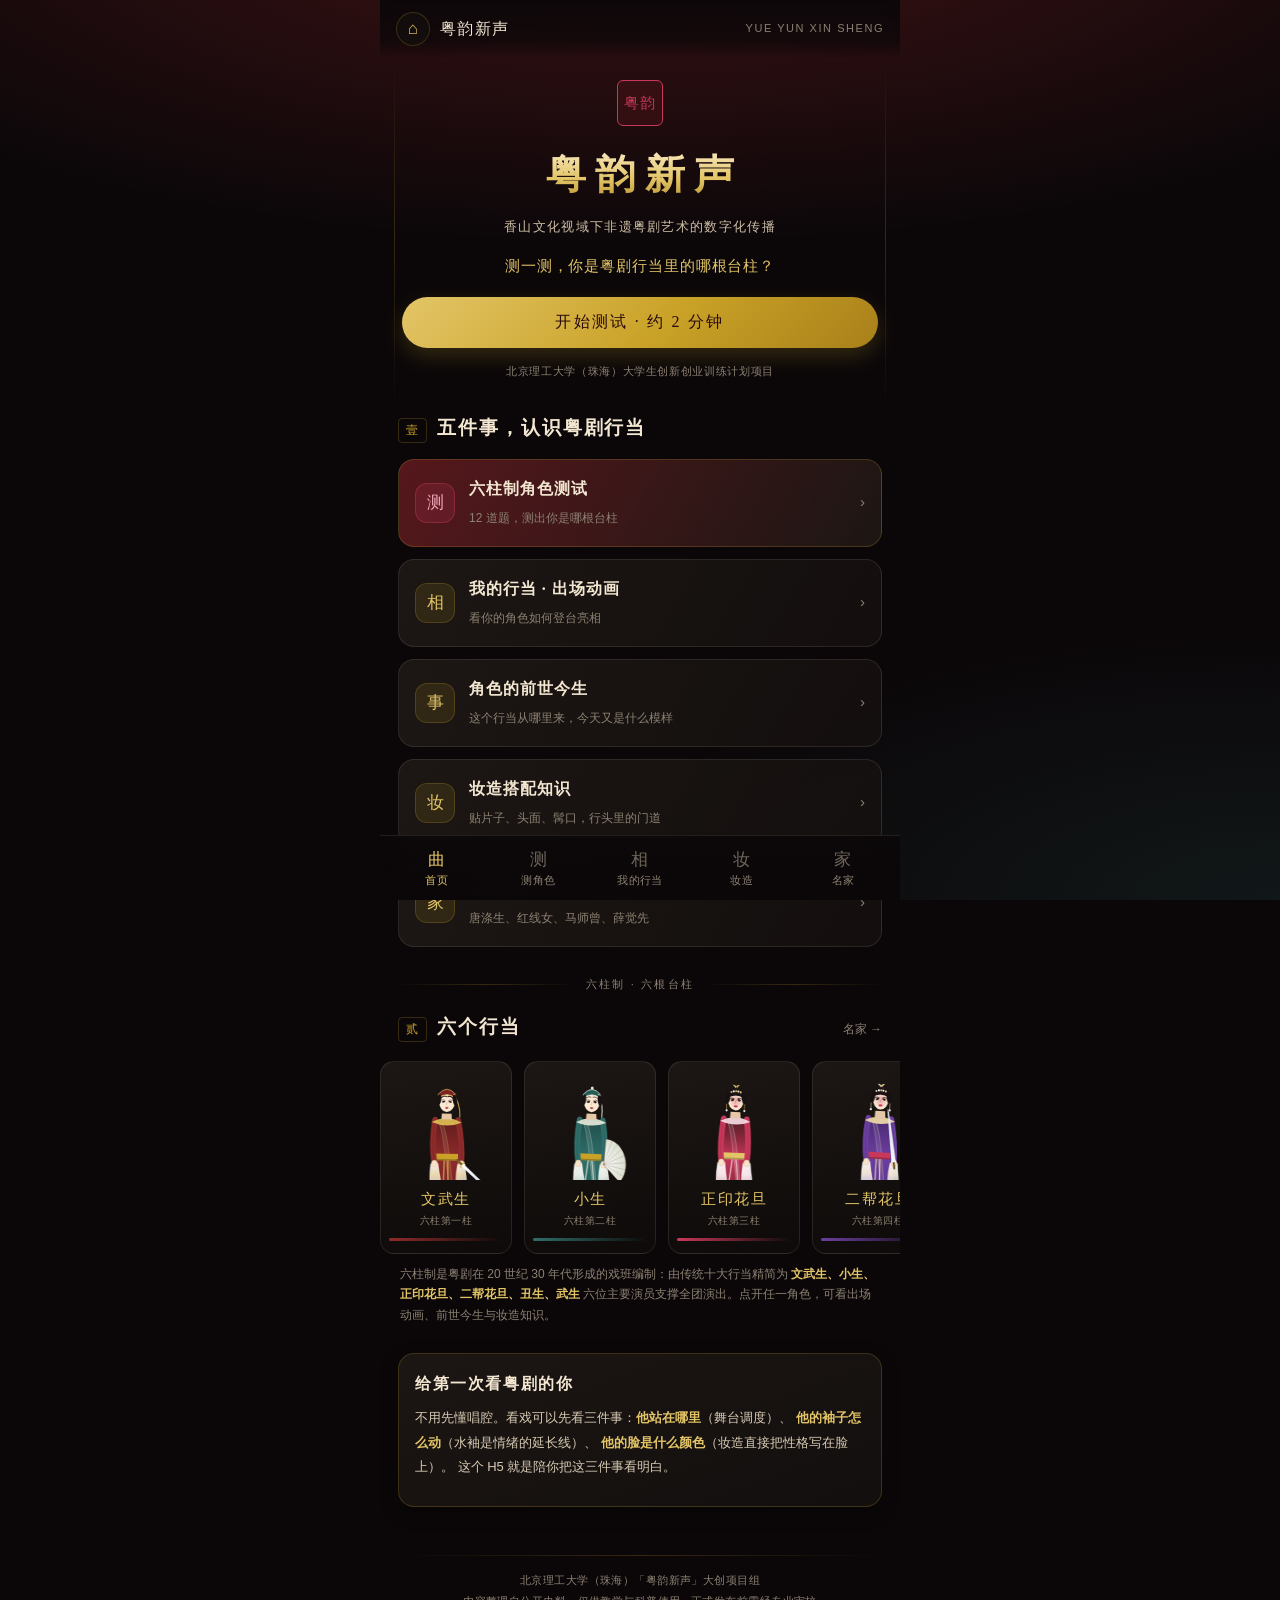
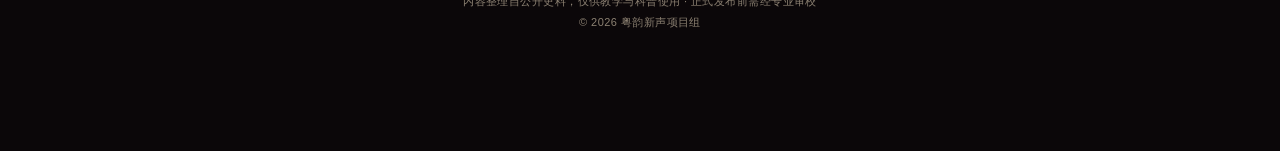
<file: index.html>
<!DOCTYPE html>
<html lang="zh-CN">
<head>
<meta charset="UTF-8">
<meta name="viewport" content="width=device-width, initial-scale=1.0, maximum-scale=1.0, user-scalable=no, viewport-fit=cover">
<meta name="theme-color" content="#0B0709">
<meta name="format-detection" content="telephone=no">
<meta name="description" content="粤韵新声 · 粤剧行当六柱制角色测试与互动科普 H5">
<title>粤韵新声 · 粤剧行当互动 H5</title>
<link rel="stylesheet" href="css/style.css">
</head>
<body>
<div class="app">

  <div data-topbar data-title="粤韵新声" data-sub="YUE YUN XIN SHENG" data-back="off"></div>

  <!-- 首屏 -->
  <div class="hero">
    <div class="vline l"></div>
    <div class="vline r"></div>
    <div class="seal">粤韵</div>
    <h1>粤韵新声</h1>
    <div class="sub">香山文化视域下非遗粤剧艺术的数字化传播</div>
    <div class="slogan">测一测，你是粤剧行当里的哪根台柱？</div>
    <button class="btn" id="startBtn">开始测试 · 约 2 分钟</button>
    <div class="credit">北京理工大学（珠海）大学生创新创业训练计划项目</div>
  </div>

  <!-- 功能入口 -->
  <div class="section">
    <div class="sec-head"><span class="num">壹</span><h2>五件事，认识粤剧行当</h2></div>
    <div class="entry-list">
      <a class="entry primary" href="quiz.html">
        <span class="idx">测</span>
        <span class="et"><b>六柱制角色测试</b><span>12 道题，测出你是哪根台柱</span></span>
        <span class="arrow">›</span>
      </a>
      <a class="entry" href="role.html" id="myRoleEntry">
        <span class="idx">相</span>
        <span class="et"><b>我的行当 · 出场动画</b><span>看你的角色如何登台亮相</span></span>
        <span class="arrow">›</span>
      </a>
      <a class="entry" href="role.html#story" id="storyEntry">
        <span class="idx">事</span>
        <span class="et"><b>角色的前世今生</b><span>这个行当从哪里来，今天又是什么模样</span></span>
        <span class="arrow">›</span>
      </a>
      <a class="entry" href="makeup.html">
        <span class="idx">妆</span>
        <span class="et"><b>妆造搭配知识</b><span>贴片子、头面、髯口，行头里的门道</span></span>
        <span class="arrow">›</span>
      </a>
      <a class="entry" href="masters.html">
        <span class="idx">家</span>
        <span class="et"><b>名家荟萃</b><span>唐涤生、红线女、马师曾、薛觉先</span></span>
        <span class="arrow">›</span>
      </a>
    </div>
  </div>

  <div class="seal-line">六柱制 · 六根台柱</div>

  <!-- 六柱横滑 -->
  <div class="section">
    <div class="sec-head">
      <span class="num">贰</span><h2>六个行当</h2>
      <a class="more" href="masters.html">名家 →</a>
    </div>
    <div class="role-strip" id="roleStrip"></div>
    <div class="hint" style="padding:0 2px">
      六柱制是粤剧在 20 世纪 30 年代形成的戏班编制：由传统十大行当精简为
      <b style="color:var(--gold-soft)">文武生、小生、正印花旦、二帮花旦、丑生、武生</b>
      六位主要演员支撑全团演出。点开任一角色，可看出场动画、前世今生与妆造知识。
    </div>
  </div>

  <div class="section">
    <div class="card gold">
      <div class="sec-head" style="margin-bottom:8px"><h2 style="font-size:16px">给第一次看粤剧的你</h2></div>
      <p class="hint" style="font-size:13px;color:#D8CBB4;line-height:1.9">
        不用先懂唱腔。看戏可以先看三件事：<b style="color:var(--gold-soft)">他站在哪里</b>（舞台调度）、
        <b style="color:var(--gold-soft)">他的袖子怎么动</b>（水袖是情绪的延长线）、
        <b style="color:var(--gold-soft)">他的脸是什么颜色</b>（妆造直接把性格写在脸上）。
        这个 H5 就是陪你把这三件事看明白。
      </p>
    </div>
  </div>

  <div data-footer></div>
</div>

<div data-bottomnav></div>

<script src="js/data.js"></script>
<script src="js/app.js"></script>
<script src="js/character.js"></script>
<script>
mountChrome();

/* 首页主按钮 */
document.getElementById('startBtn').addEventListener('click', function () {
  go('quiz.html');
});

/* 「我的行当」：已测过则直接跳结果页 */
(function () {
  const saved = loadResult();
  if (saved && saved.roleId && ROLES[saved.roleId]) {
    document.getElementById('myRoleEntry').setAttribute('href', 'role.html?role=' + saved.roleId);
    document.getElementById('storyEntry').setAttribute('href', 'role.html?role=' + saved.roleId + '#story');
    const b = document.querySelector('#myRoleEntry .et span');
    if (b) b.textContent = '你上次测出的是「' + ROLES[saved.roleId].name + '」';
  }
})();

/* 六柱横滑卡片 + 微型剪影动画 */
(function () {
  const strip = document.getElementById('roleStrip');
  ROLE_ORDER.forEach(function (rid, i) {
    const r = ROLES[rid];
    const card = el('a', { class: 'role-mini', href: 'role.html?role=' + rid });
    card.style.setProperty('--rc', (r.styling.palette && r.styling.palette[0]) || '#C9A227');
    card.innerHTML =
      '<canvas></canvas>' +
      '<div class="rn">' + r.name + '</div>' +
      '<div class="rp">' + r.pillar + '</div>' +
      '<div class="bar"></div>';
    strip.appendChild(card);
    const cv = card.querySelector('canvas');
    cv.style.height = '108px';
    const dpr = Math.min(2, window.devicePixelRatio || 1);
    const w = 132, h = 108;
    cv.width = w * dpr; cv.height = h * dpr;
    const c2 = cv.getContext('2d');
    c2.scale(dpr, dpr);
    drawMiniFigure(c2, rid, w, h, 0.6 + i * 0.9);
  });
})();
</script>
</body>
</html>
</file>
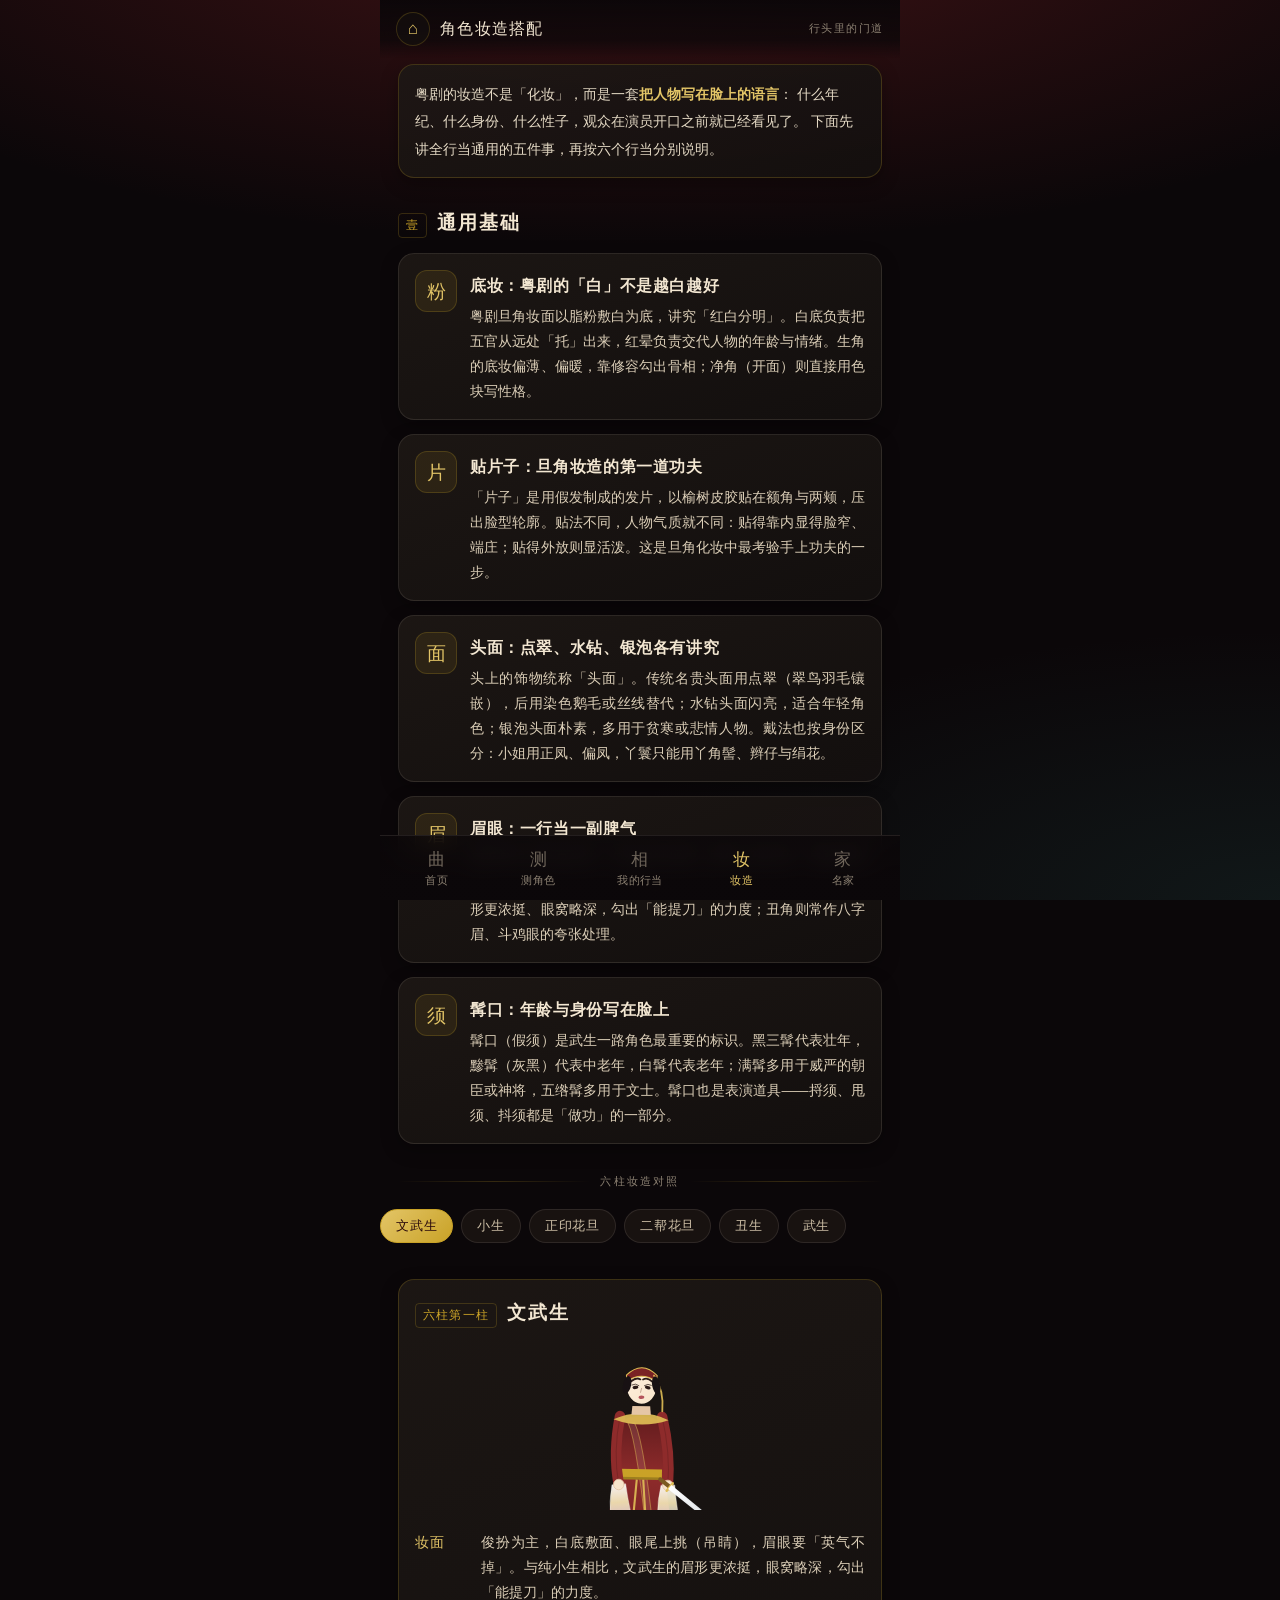
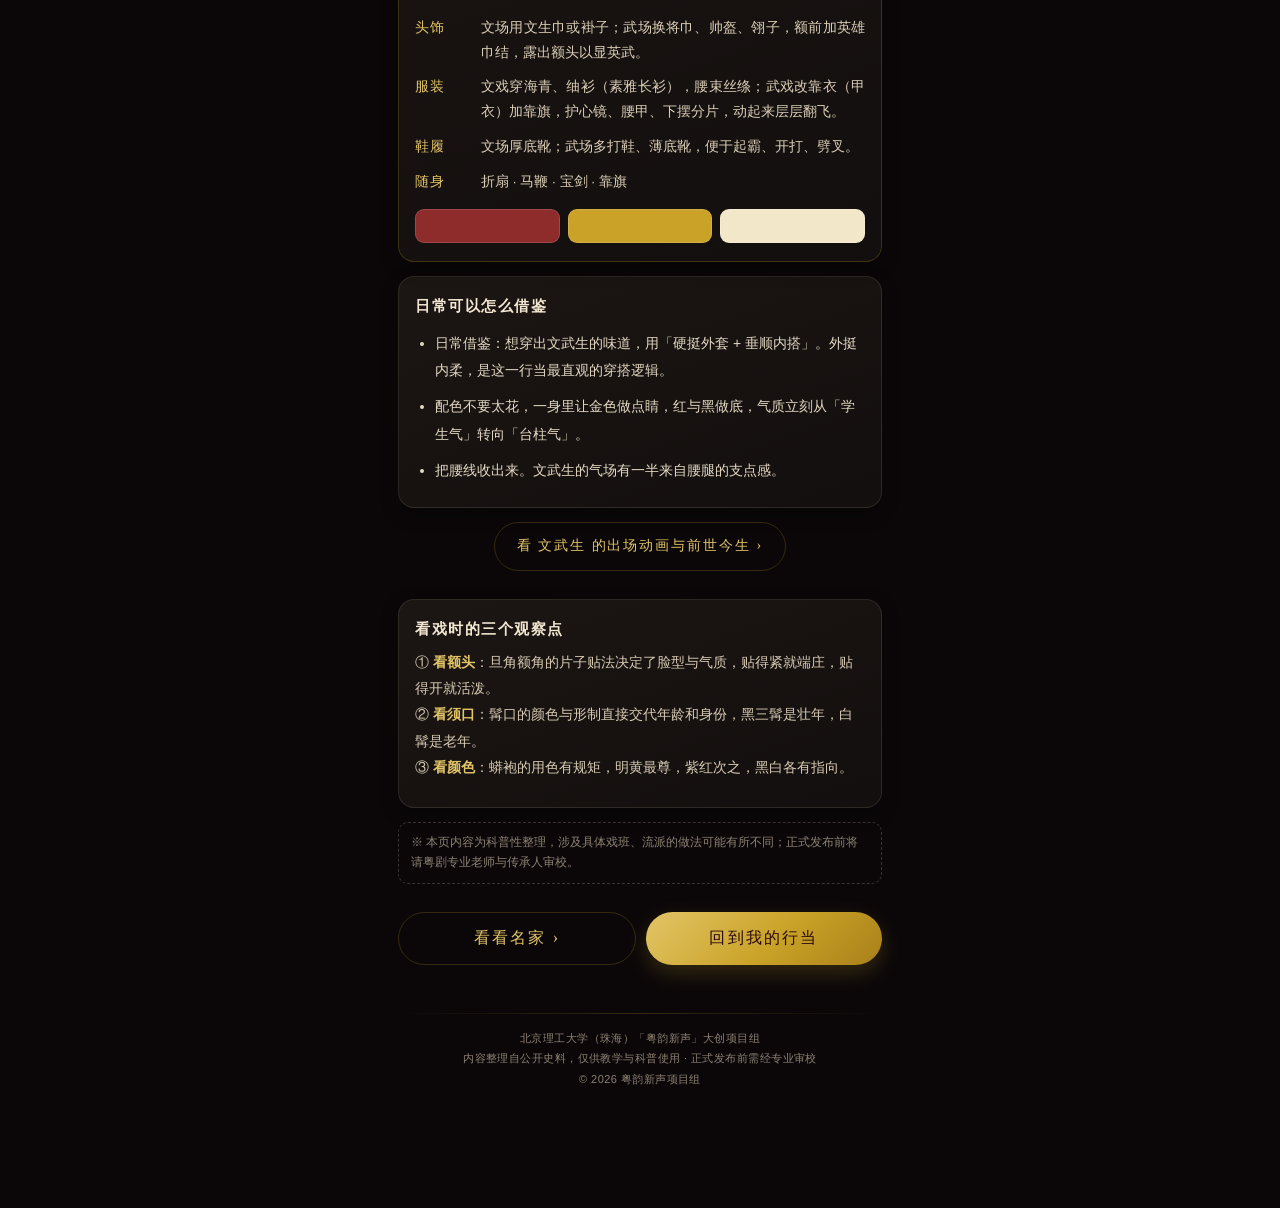
<file: makeup.html>
<!DOCTYPE html>
<html lang="zh-CN">
<head>
<meta charset="UTF-8">
<meta name="viewport" content="width=device-width, initial-scale=1.0, maximum-scale=1.0, user-scalable=no, viewport-fit=cover">
<meta name="theme-color" content="#0B0709">
<title>妆造搭配知识 · 粤韵新声</title>
<link rel="stylesheet" href="css/style.css">
</head>
<body>
<div class="app">

  <div data-topbar data-title="角色妆造搭配" data-sub="行头里的门道"></div>

  <div class="section" style="margin-top:6px">
    <div class="card gold">
      <p style="font-size:14px;line-height:1.95;color:#E4D9C4;margin:0">
        粤剧的妆造不是「化妆」，而是一套<b style="color:var(--gold-soft)">把人物写在脸上的语言</b>：
        什么年纪、什么身份、什么性子，观众在演员开口之前就已经看见了。
        下面先讲全行当通用的五件事，再按六个行当分别说明。
      </p>
    </div>
  </div>

  <div class="section">
    <div class="sec-head"><span class="num">壹</span><h2>通用基础</h2></div>
    <div id="basics"></div>
  </div>

  <div class="seal-line">六柱妆造对照</div>

  <div class="section" style="padding:0">
    <div class="tabbar" id="tabs"></div>
  </div>

  <div class="section" id="detail" style="margin-top:-4px"></div>

  <div class="section">
    <div class="card">
      <div class="sec-head" style="margin-bottom:8px"><h2 style="font-size:15px">看戏时的三个观察点</h2></div>
      <p class="hint" style="font-size:13.5px;color:#D8CBB4;line-height:1.95">
        ① <b style="color:var(--gold-soft)">看额头</b>：旦角额角的片子贴法决定了脸型与气质，贴得紧就端庄，贴得开就活泼。<br>
        ② <b style="color:var(--gold-soft)">看须口</b>：髯口的颜色与形制直接交代年龄和身份，黑三髯是壮年，白髯是老年。<br>
        ③ <b style="color:var(--gold-soft)">看颜色</b>：蟒袍的用色有规矩，明黄最尊，紫红次之，黑白各有指向。
      </p>
    </div>
    <div class="review-note" style="margin:0 0 4px">
      ※ 本页内容为科普性整理，涉及具体戏班、流派的做法可能有所不同；正式发布前将请粤剧专业老师与传承人审校。
    </div>
  </div>

  <div class="section">
    <div class="btn-row">
      <button class="btn ghost" id="toMasters">看看名家 ›</button>
      <button class="btn" id="toRole">回到我的行当</button>
    </div>
  </div>

  <div data-footer></div>
</div>

<div data-bottomnav></div>

<script src="js/data.js"></script>
<script src="js/app.js"></script>
<script src="js/character.js"></script>
<script>
mountChrome();

/* ---------- 通用基础 ---------- */
document.getElementById('basics').innerHTML = MAKEUP_BASICS.map(function (b) {
  return '<div class="card"><div class="makeup-item">' +
    '<div class="mi">' + b.icon + '</div>' +
    '<div><h4>' + b.title + '</h4><p>' + b.text + '</p></div>' +
  '</div></div>';
}).join('');

/* ---------- 六柱详情 ---------- */
const saved = loadResult();
let cur = getParam('role');
if (!cur && saved && saved.roleId) cur = saved.roleId;
if (!ROLES[cur]) cur = ROLE_ORDER[0];

const tabs = document.getElementById('tabs');
tabs.innerHTML = ROLE_ORDER.map(function (rid) {
  return '<button class="tab" data-key="' + rid + '">' + ROLES[rid].name + '</button>';
}).join('');
$$('.tab', tabs).forEach(function (t) {
  t.addEventListener('click', function () { cur = t.getAttribute('data-key'); renderDetail(); });
  if (t.getAttribute('data-key') === cur) t.classList.add('on');
});

function renderDetail() {
  $$('.tab', tabs).forEach(function (t) { t.classList.toggle('on', t.getAttribute('data-key') === cur); });
  const r = ROLES[cur];
  const s = r.styling;
  const box = document.getElementById('detail');
  box.innerHTML =
    '<div class="card gold fade-in">' +
      '<div class="sec-head" style="margin-bottom:10px">' +
        '<span class="num">' + r.pillar + '</span>' +
        '<h2 style="font-size:19px">' + r.name + '</h2>' +
      '</div>' +
      '<div style="text-align:center;margin:2px 0 12px">' +
        '<canvas id="mini" style="width:150px;height:170px"></canvas>' +
      '</div>' +
      '<div class="kv">' +
        '<div class="row"><span class="k">妆面</span><span class="v">' + s.face + '</span></div>' +
        '<div class="row"><span class="k">头饰</span><span class="v">' + s.hair + '</span></div>' +
        '<div class="row"><span class="k">服装</span><span class="v">' + s.costume + '</span></div>' +
        '<div class="row"><span class="k">鞋履</span><span class="v">' + s.shoes + '</span></div>' +
        '<div class="row"><span class="k">随身</span><span class="v">' + s.props.join(' · ') + '</span></div>' +
      '</div>' +
      '<div class="palette" style="margin-top:14px">' +
        s.palette.map(function (c) { return '<i style="background:' + c + '"></i>'; }).join('') +
      '</div>' +
    '</div>' +
    '<div class="card">' +
      '<div class="sec-head" style="margin-bottom:10px"><h2 style="font-size:15px">日常可以怎么借鉴</h2></div>' +
      '<ul style="padding-left:20px;font-size:14px;line-height:1.95;color:#E4D9C4">' +
        s.tips.map(function (t) { return '<li style="margin-bottom:9px">' + t + '</li>'; }).join('') +
      '</ul>' +
    '</div>' +
    '<div style="text-align:center;margin-top:6px">' +
      '<a class="btn ghost" style="display:inline-block;width:auto;padding:11px 22px;font-size:14px" href="role.html?role=' + r.id + '">看 ' + r.name + ' 的出场动画与前世今生 ›</a>' +
    '</div>';

  const cv = document.getElementById('mini');
  const dpr = Math.min(2, window.devicePixelRatio || 1);
  cv.width = 150 * dpr; cv.height = 170 * dpr;
  const c2 = cv.getContext('2d');
  c2.scale(dpr, dpr);
  drawMiniFigure(c2, r.id, 150, 170, 1.2);
}
renderDetail();

/* ---------- 底部按钮 ---------- */
document.getElementById('toMasters').addEventListener('click', function () { go('masters.html'); });
document.getElementById('toRole').addEventListener('click', function () { go('role.html', { role: cur }); });
</script>
</body>
</html>
</file>
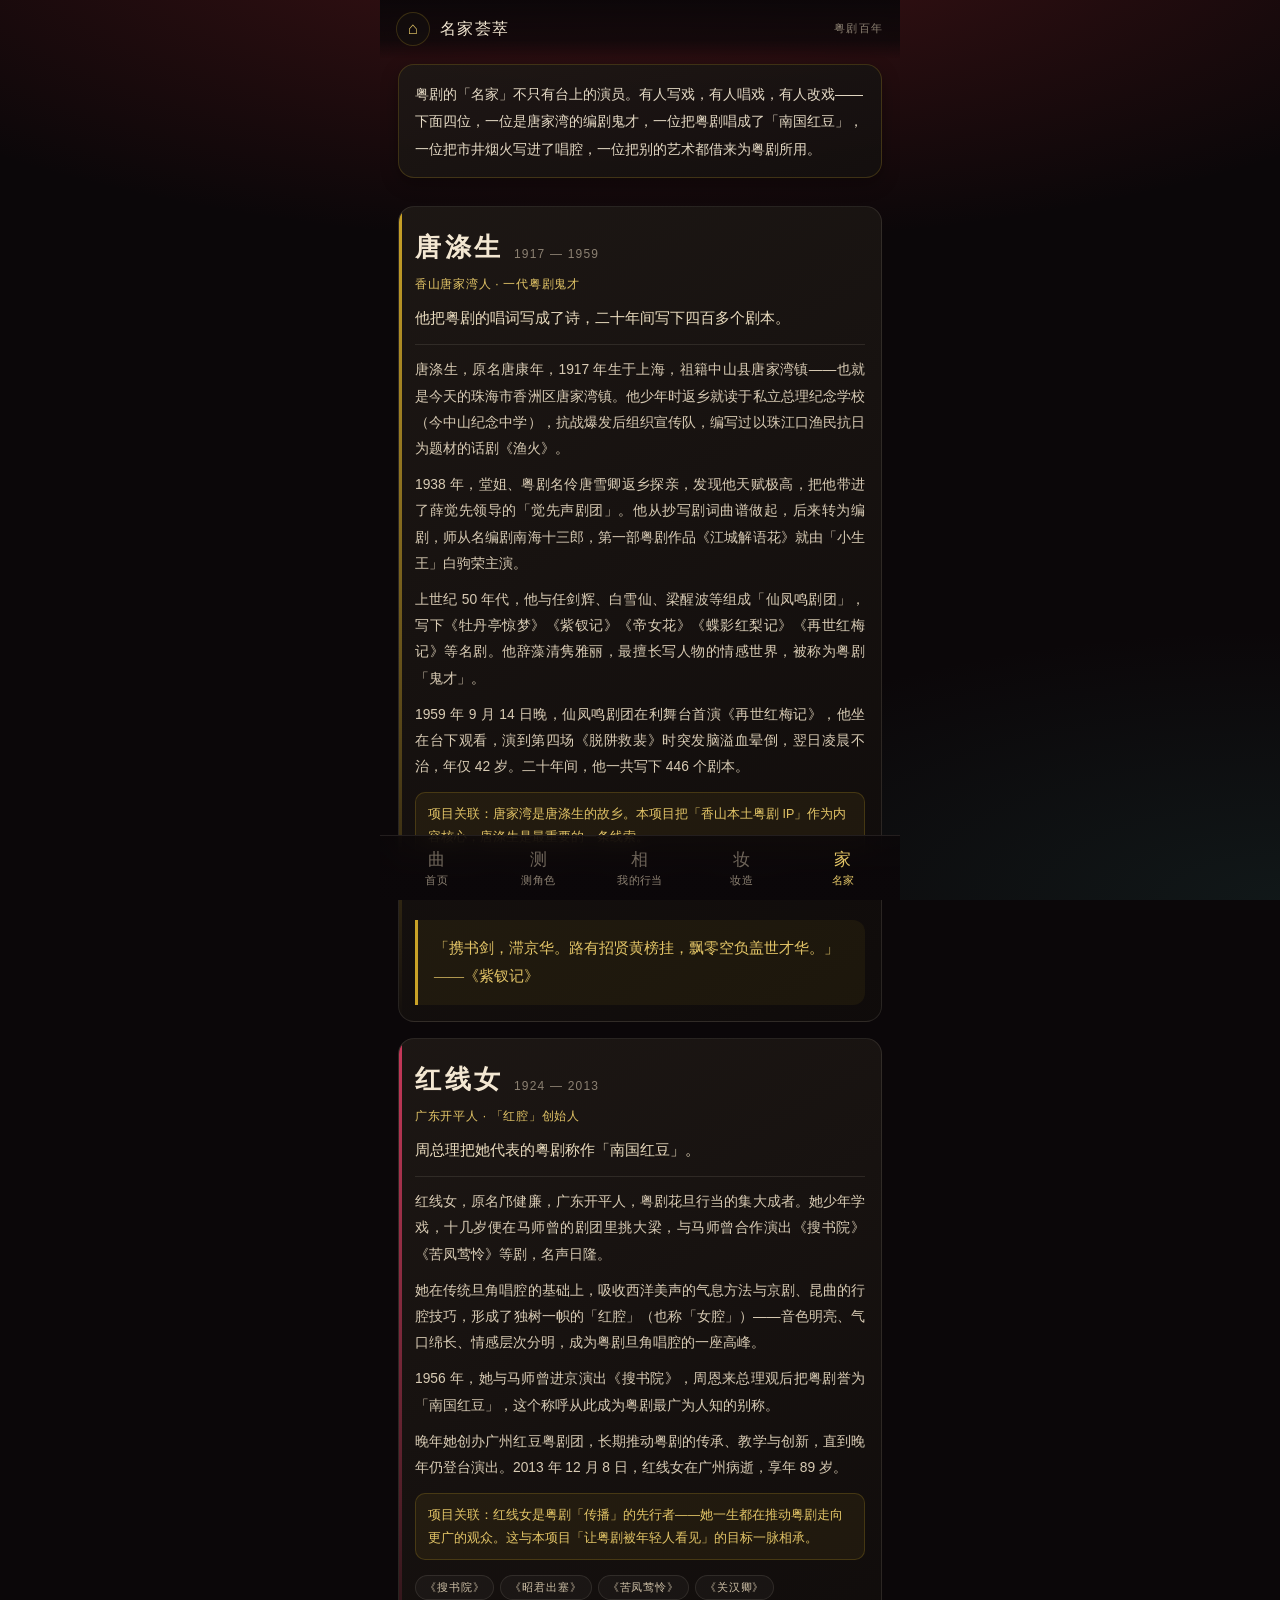
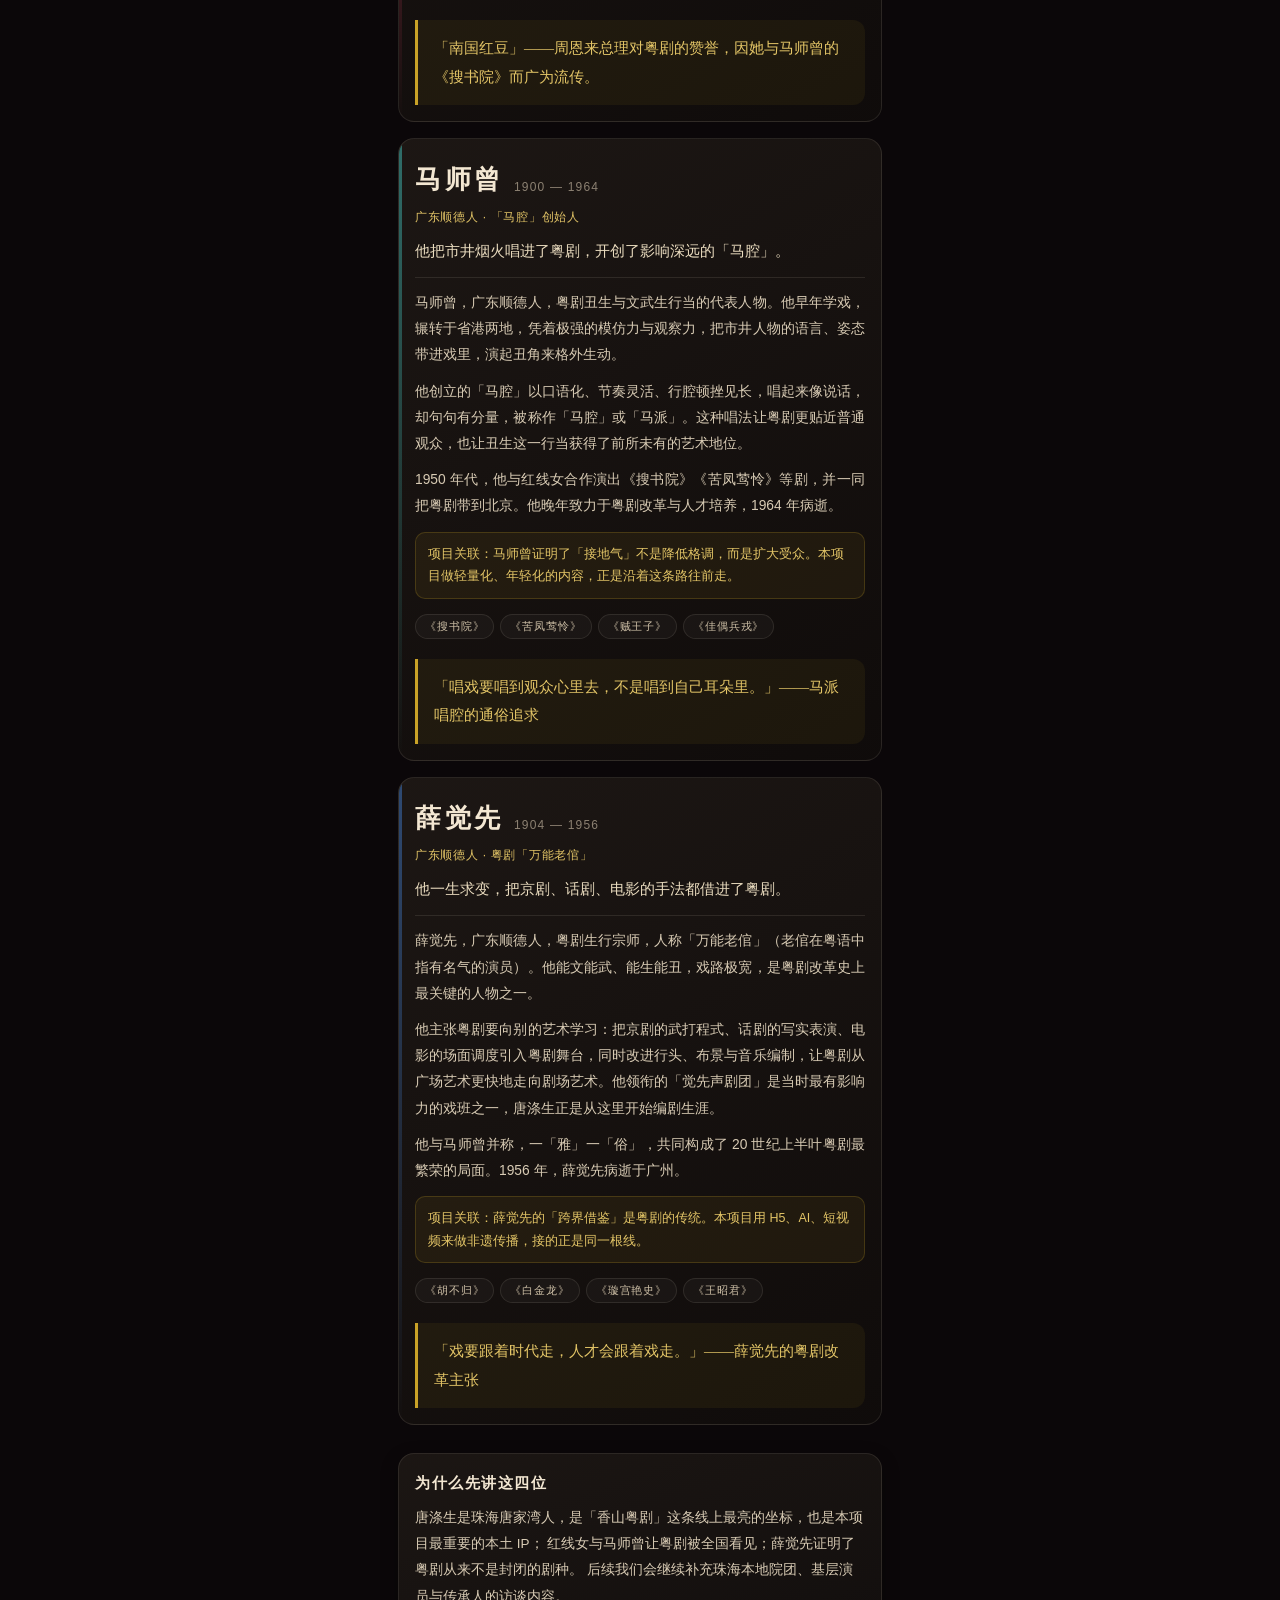
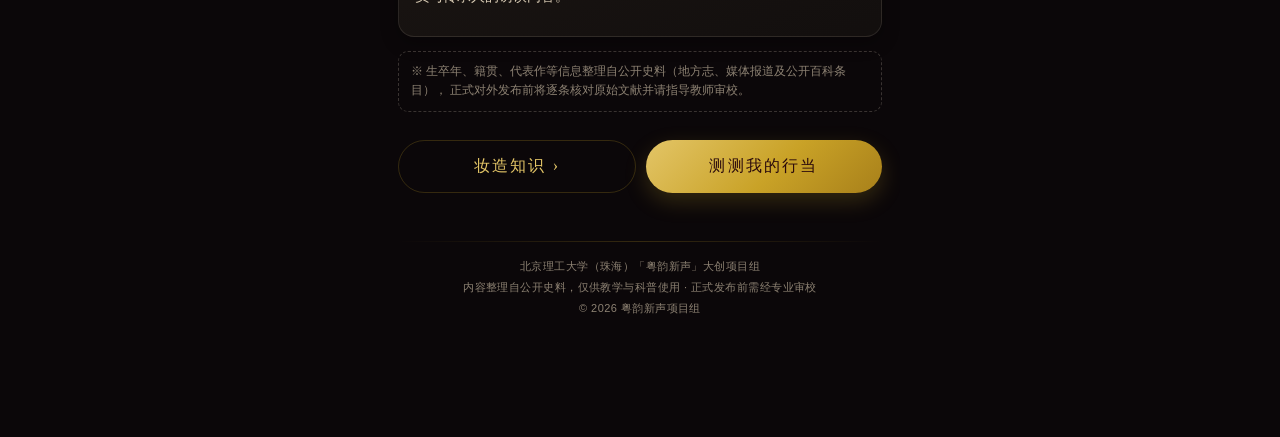
<file: masters.html>
<!DOCTYPE html>
<html lang="zh-CN">
<head>
<meta charset="UTF-8">
<meta name="viewport" content="width=device-width, initial-scale=1.0, maximum-scale=1.0, user-scalable=no, viewport-fit=cover">
<meta name="theme-color" content="#0B0709">
<title>名家荟萃 · 粤韵新声</title>
<link rel="stylesheet" href="css/style.css">
</head>
<body>
<div class="app">

  <div data-topbar data-title="名家荟萃" data-sub="粤剧百年"></div>

  <div class="section" style="margin-top:6px">
    <div class="card gold">
      <p style="font-size:14px;line-height:1.95;color:#E4D9C4;margin:0">
        粤剧的「名家」不只有台上的演员。有人写戏，有人唱戏，有人改戏——
        下面四位，一位是唐家湾的编剧鬼才，一位把粤剧唱成了「南国红豆」，
        一位把市井烟火写进了唱腔，一位把别的艺术都借来为粤剧所用。
      </p>
    </div>
  </div>

  <div class="section" id="list"></div>

  <div class="section">
    <div class="card">
      <div class="sec-head" style="margin-bottom:8px"><h2 style="font-size:15px">为什么先讲这四位</h2></div>
      <p class="hint" style="font-size:13.5px;color:#D8CBB4;line-height:1.95">
        唐涤生是珠海唐家湾人，是「香山粤剧」这条线上最亮的坐标，也是本项目最重要的本土 IP；
        红线女与马师曾让粤剧被全国看见；薛觉先证明了粤剧从来不是封闭的剧种。
        后续我们会继续补充珠海本地院团、基层演员与传承人的访谈内容。
      </p>
    </div>
    <div class="review-note">
      ※ 生卒年、籍贯、代表作等信息整理自公开史料（地方志、媒体报道及公开百科条目），
      正式对外发布前将逐条核对原始文献并请指导教师审校。
    </div>
  </div>

  <div class="section">
    <div class="btn-row">
      <button class="btn ghost" id="toMakeup">妆造知识 ›</button>
      <button class="btn" id="toQuiz">测测我的行当</button>
    </div>
  </div>

  <div data-footer></div>
</div>

<div data-bottomnav></div>

<script src="js/data.js"></script>
<script src="js/app.js"></script>
<script>
mountChrome();

document.getElementById('list').innerHTML = MASTERS.map(function (m, i) {
  return '<div class="master fade-up d' + Math.min(6, i + 1) + '" style="--mc:' + m.accent + '">' +
    '<div class="mh"><h3 class="mn">' + m.name + '</h3><span class="my">' + m.years + '</span></div>' +
    '<div class="mt">' + m.tag + '</div>' +
    '<p class="mo">' + m.oneLine + '</p>' +
    '<div class="mb">' + m.body.map(function (p) { return '<p>' + p + '</p>'; }).join('') + '</div>' +
    '<div class="mhl">' + m.highlight + '</div>' +
    '<div class="mw">' + m.works.map(function (w) { return '<span class="tag plain">' + w + '</span>'; }).join('') + '</div>' +
    '<div class="quote-block" style="margin-bottom:0">' + m.quote + '</div>' +
  '</div>';
}).join('');

document.getElementById('toMakeup').addEventListener('click', function () { go('makeup.html'); });
document.getElementById('toQuiz').addEventListener('click', function () { go('quiz.html'); });
</script>
</body>
</html>
</file>
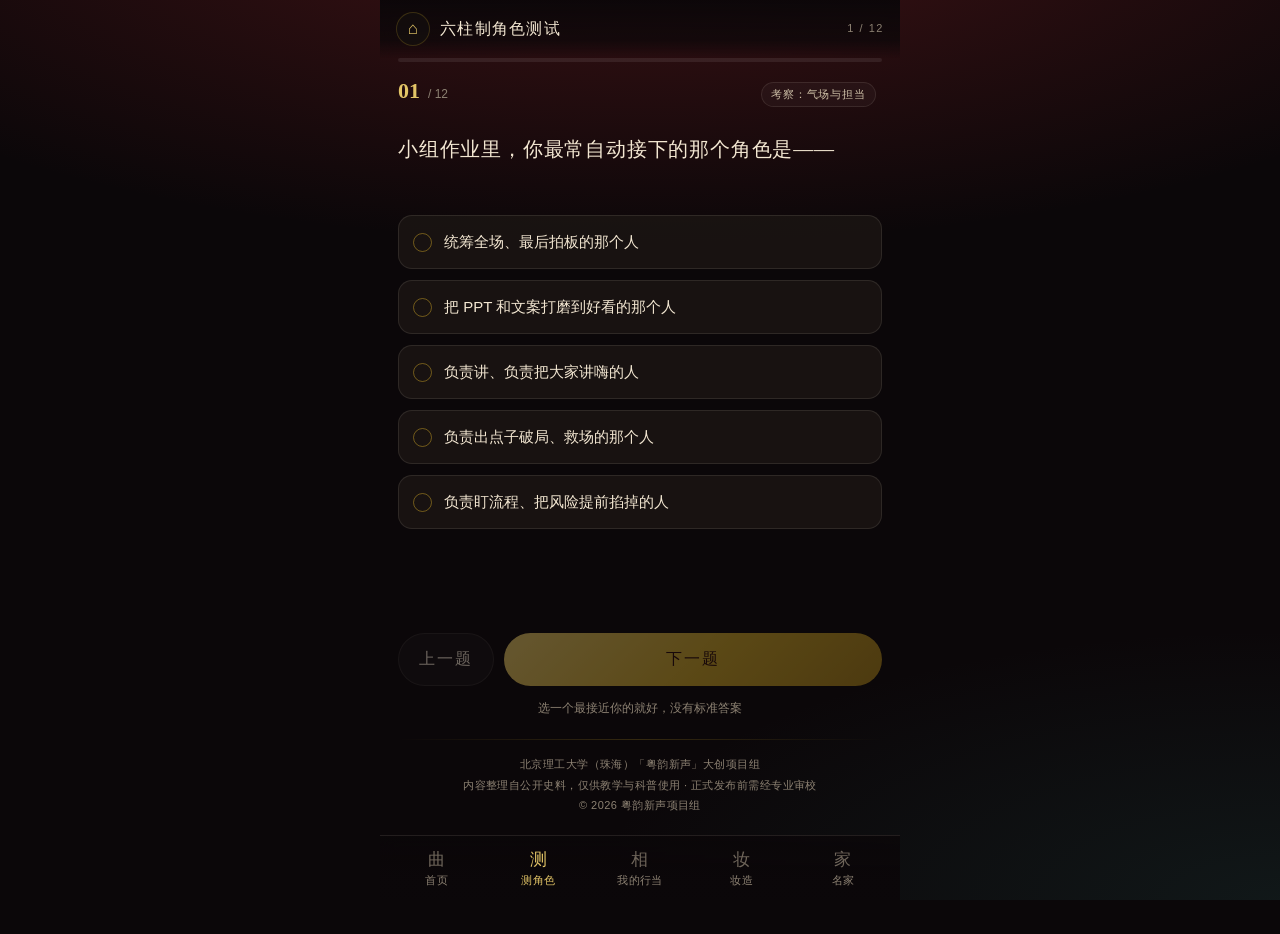
<file: quiz.html>
<!DOCTYPE html>
<html lang="zh-CN">
<head>
<meta charset="UTF-8">
<meta name="viewport" content="width=device-width, initial-scale=1.0, maximum-scale=1.0, user-scalable=no, viewport-fit=cover">
<meta name="theme-color" content="#0B0709">
<title>六柱制角色测试 · 粤韵新声</title>
<link rel="stylesheet" href="css/style.css">
</head>
<body>
<div class="app">

  <div data-topbar data-title="六柱制角色测试" data-sub="1 / 12"></div>

  <div class="quiz-head">
    <div class="progress"><i id="bar"></i></div>
    <div class="q-meta"><b id="qnum">01</b><span>/ 12</span><span id="dimTag" class="tag plain" style="margin-left:auto"></span></div>
  </div>

  <div class="section" style="min-height:52vh">
    <div class="q-text" id="qtext"></div>
    <div id="opts"></div>
  </div>

  <div class="quiz-foot">
    <div class="btn-row">
      <button class="btn dark" id="prevBtn" style="flex:0 0 96px">上一题</button>
      <button class="btn" id="nextBtn" disabled>下一题</button>
    </div>
    <div class="hint" style="text-align:center;margin-top:12px">
      选一个最接近你的就好，没有标准答案
    </div>
  </div>

  <div data-footer></div>
</div>

<div data-bottomnav></div>

<script src="js/data.js"></script>
<script src="js/app.js"></script>
<script src="js/quiz.js"></script>
<script>
mountChrome();

const answers = new Array(QUESTIONS.length).fill(null);
let idx = 0;
let locked = false;

const bar = document.getElementById('bar');
const qnum = document.getElementById('qnum');
const qtext = document.getElementById('qtext');
const opts = document.getElementById('opts');
const prevBtn = document.getElementById('prevBtn');
const nextBtn = document.getElementById('nextBtn');
const dimTag = document.getElementById('dimTag');

/* 每道题的主维度标签（取该题出现次数最多的维度） */
function dominantDim(q) {
  const count = {};
  q.options.forEach(function (o) {
    Object.keys(o.w).forEach(function (d) { count[d] = (count[d] || 0) + o.w[d]; });
  });
  let best = 'A', bv = -1;
  Object.keys(count).forEach(function (d) { if (count[d] > bv) { bv = count[d]; best = d; } });
  return best;
}

function render() {
  const q = QUESTIONS[idx];
  qnum.textContent = String(idx + 1).padStart(2, '0');
  bar.style.width = ((idx) / QUESTIONS.length * 100) + '%';
  dimTag.textContent = '考察：' + DIM_LABEL[dominantDim(q)];
  qtext.textContent = q.q;
  qtext.classList.remove('fade-up'); void qtext.offsetWidth; qtext.classList.add('fade-up');

  opts.innerHTML = '';
  q.options.forEach(function (o, i) {
    const b = el('button', { class: 'opt' + (answers[idx] === i ? ' on' : '') });
    b.innerHTML = '<span class="dot"></span><span>' + o.t + '</span>';
    b.addEventListener('click', function () { choose(i); });
    opts.appendChild(b);
  });
  prevBtn.disabled = idx === 0;
  nextBtn.disabled = answers[idx] === null;
  nextBtn.textContent = idx === QUESTIONS.length - 1 ? '看结果' : '下一题';
}

function choose(i) {
  if (locked) return;
  answers[idx] = i;
  $$('.opt', opts).forEach(function (b, k) { b.classList.toggle('on', k === i); });
  nextBtn.disabled = false;
  /* 轻微延时自动跳下一题，保留用户「看见自己选了」的反馈 */
  locked = true;
  setTimeout(function () {
    locked = false;
    if (idx < QUESTIONS.length - 1) { idx++; render(); }
  }, 240);
}

prevBtn.addEventListener('click', function () {
  if (idx > 0) { idx--; render(); }
});

nextBtn.addEventListener('click', function () {
  if (answers[idx] === null) { toast('先选一个吧'); return; }
  if (idx < QUESTIONS.length - 1) { idx++; render(); return; }
  /* 收尾：计算并保存 */
  if (answers.indexOf(null) !== -1) {
    const miss = answers.indexOf(null);
    idx = miss; render();
    toast('第 ' + (miss + 1) + ' 题还没选');
    return;
  }
  const res = computeMatch(answers);
  saveResult({
    roleId: res.roleId,
    dims: res.dims,
    ranking: toPercentBars(res.ranking),
    at: Date.now()
  });
  go('role.html', { role: res.roleId, from: 'quiz' });
});

render();
</script>
</body>
</html>
</file>
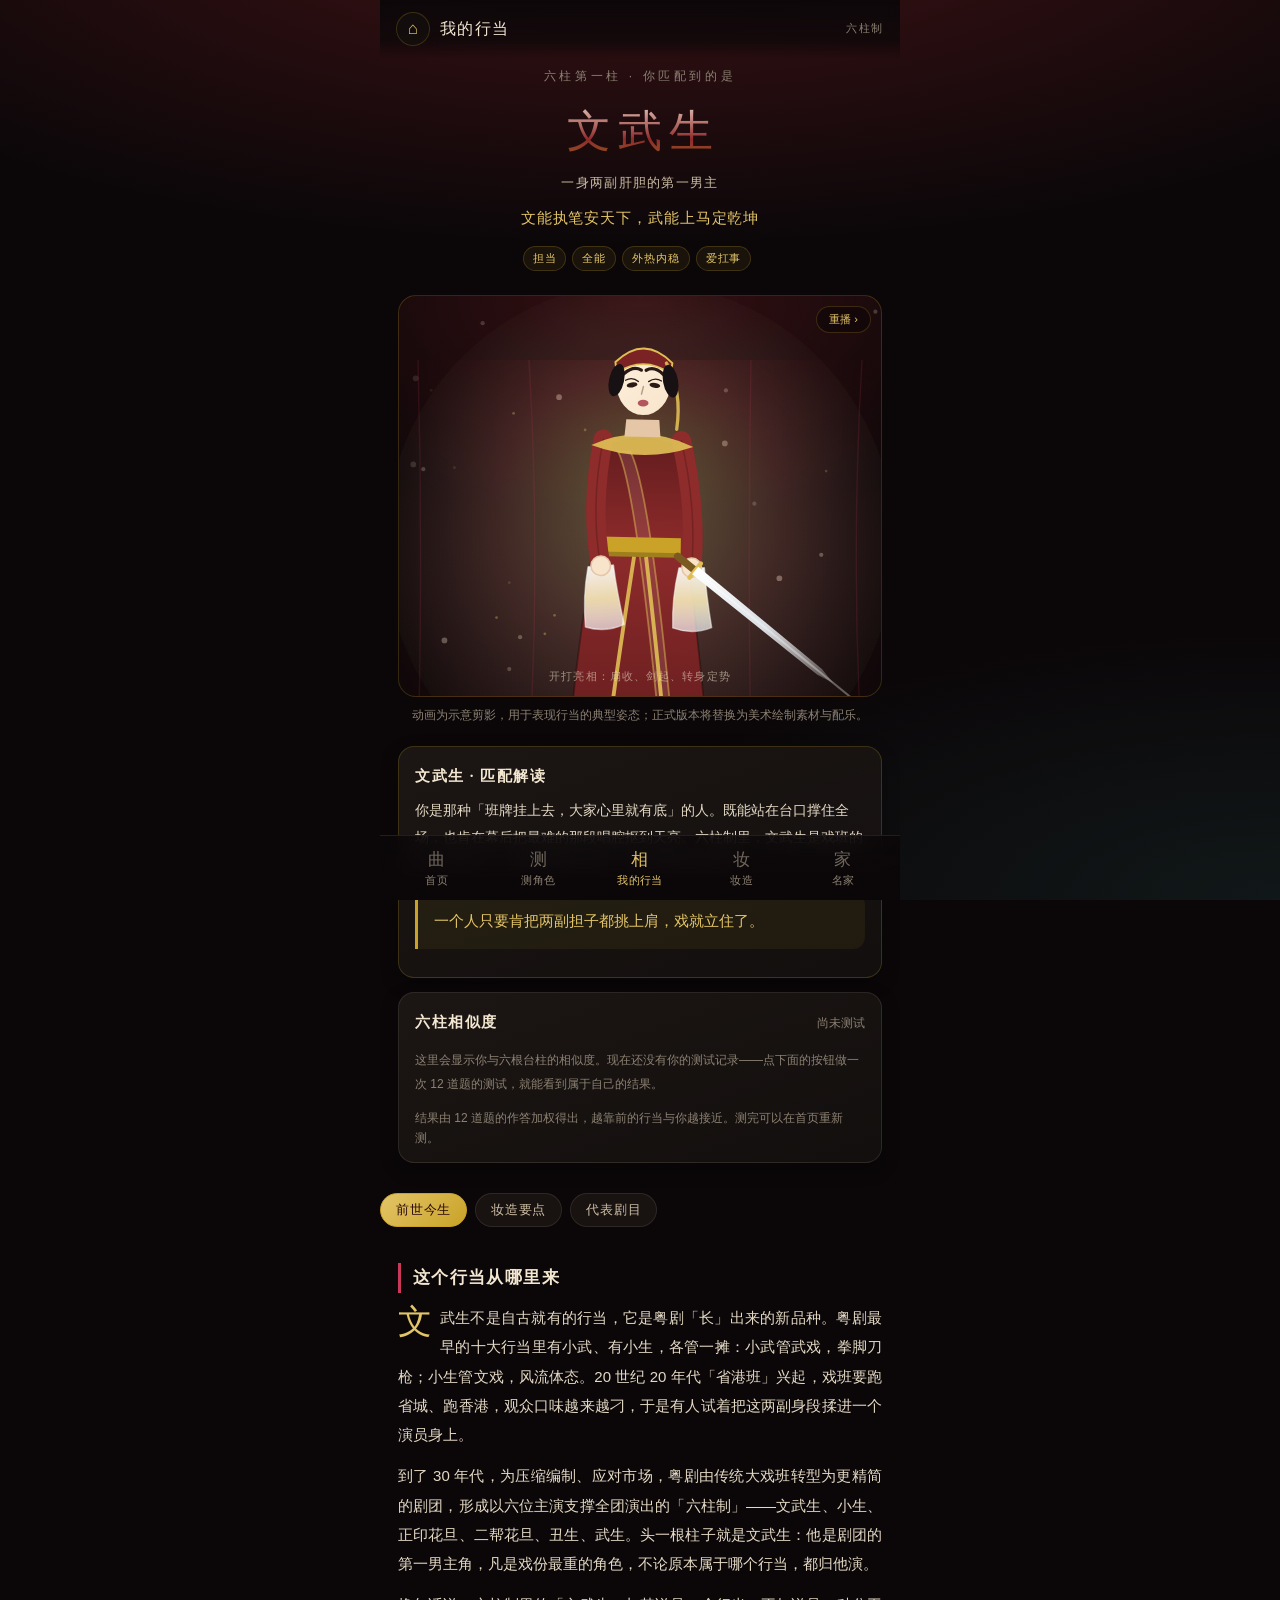
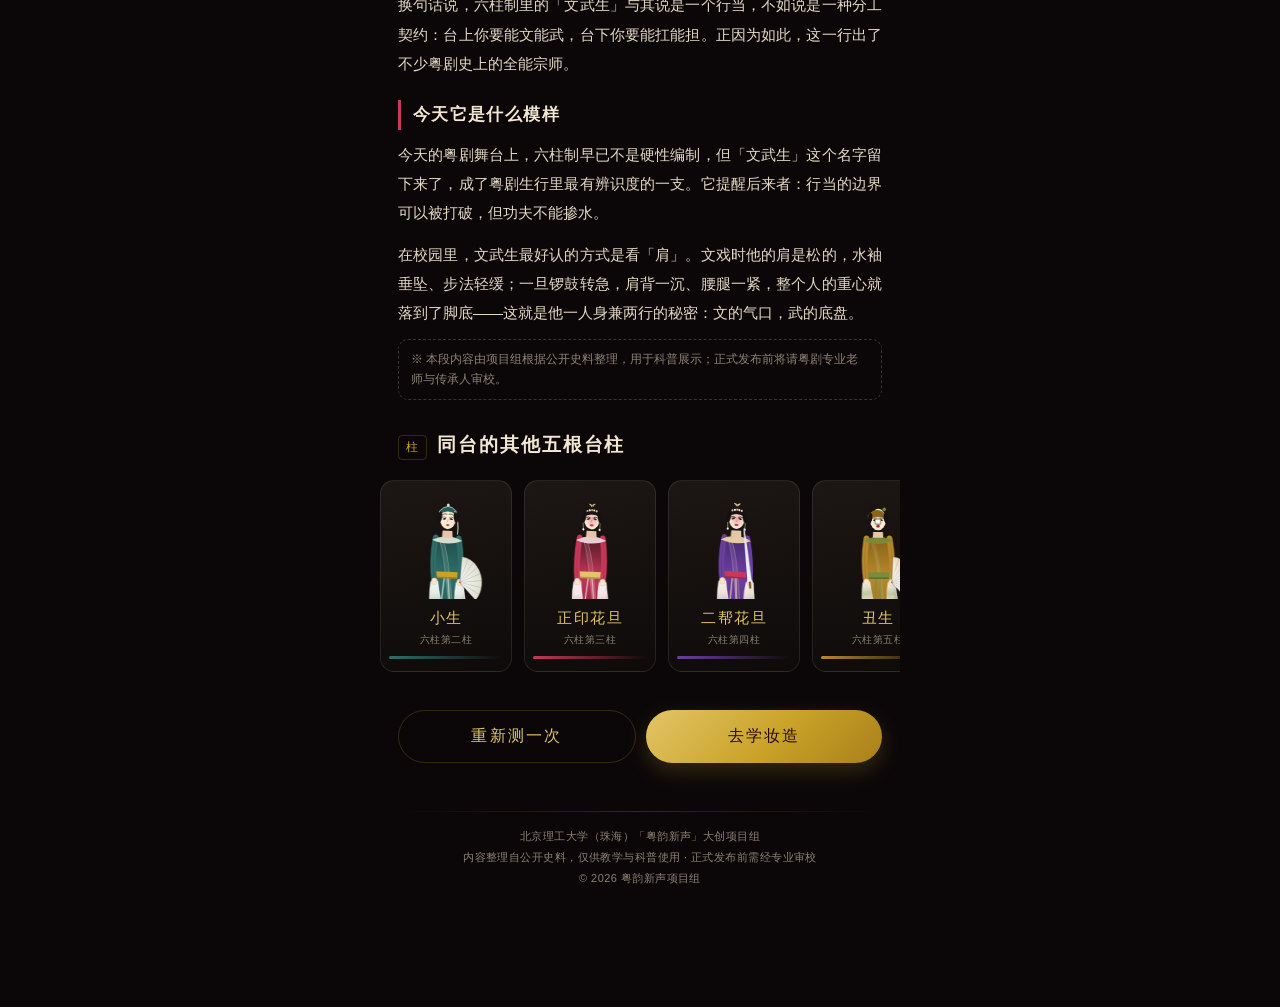
<file: role.html>
<!DOCTYPE html>
<html lang="zh-CN">
<head>
<meta charset="UTF-8">
<meta name="viewport" content="width=device-width, initial-scale=1.0, maximum-scale=1.0, user-scalable=no, viewport-fit=cover">
<meta name="theme-color" content="#0B0709">
<title>我的行当 · 粤韵新声</title>
<link rel="stylesheet" href="css/style.css">
</head>
<body>
<div class="app">

  <div data-topbar data-title="我的行当" data-sub="六柱制"></div>

  <div class="result-hero" id="hero"></div>

  <!-- 出场动画 -->
  <div class="stage-frame">
    <canvas id="stage"></canvas>
    <button class="replay" id="replay">重播 ›</button>
    <div class="stage-tip" id="stageTip"></div>
  </div>
  <div class="hint" style="padding:8px 20px 0;text-align:center">
    动画为示意剪影，用于表现行当的典型姿态；正式版本将替换为美术绘制素材与配乐。
  </div>

  <!-- 匹配说明 -->
  <div class="section" style="margin-top:20px">
    <div class="card gold" id="matchCard"></div>
    <div class="card">
      <div class="sec-head" style="margin-bottom:12px"><h2 style="font-size:15px">六柱相似度</h2><span class="more" id="tieNote"></span></div>
      <div class="score-list" id="scores"></div>
      <div class="hint" style="margin-top:12px">结果由 12 道题的作答加权得出，越靠前的行当与你越接近。测完可以在首页重新测。</div>
    </div>
  </div>

  <!-- 内容标签 -->
  <div class="section" style="padding:0">
    <div class="tabbar" id="tabs"></div>
  </div>

  <div class="section article" id="panel" style="margin-top:-4px"></div>

  <!-- 同台其他柱子 -->
  <div class="section">
    <div class="sec-head"><span class="num">柱</span><h2>同台的其他五根台柱</h2></div>
    <div class="role-strip" id="others"></div>
  </div>

  <div class="section">
    <div class="btn-row">
      <button class="btn ghost" id="retest">重新测一次</button>
      <button class="btn" id="toMakeup">去学妆造</button>
    </div>
  </div>

  <div data-footer></div>
</div>

<div data-bottomnav></div>

<script src="js/data.js"></script>
<script src="js/app.js"></script>
<script src="js/character.js"></script>
<script src="js/quiz.js"></script>
<script>
mountChrome();

/* ---------- 解析当前角色 ---------- */
let roleId = getParam('role');
const saved = loadResult();
if (!roleId && saved && saved.roleId) roleId = saved.roleId;
if (!ROLES[roleId]) roleId = 'wenwusheng';
const role = ROLES[roleId];
const accent = (role.styling.palette && role.styling.palette[0]) || '#C9A227';
document.documentElement.style.setProperty('--accent', accent);
document.title = role.name + ' · 粤韵新声';

/* ---------- 顶部信息 ---------- */
document.getElementById('hero').innerHTML =
  '<div class="kicker">' + role.pillar + ' · 你匹配到的是</div>' +
  '<div class="rname">' + role.name + '</div>' +
  '<div class="rnick">' + role.nick + '</div>' +
  '<div class="rlegend">' + role.legend + '</div>' +
  '<div style="margin-top:12px">' +
    role.keywords.map(function (k) { return '<span class="tag">' + k + '</span>'; }).join('') +
  '</div>';

/* ---------- 出场动画 ---------- */
const stage = createCharacterStage(document.getElementById('stage'), roleId, { loop: true });
document.getElementById('stageTip').textContent = role.animation.tip;
document.getElementById('replay').addEventListener('click', function () { stage.replay(); });

/* ---------- 匹配说明 ---------- */
document.getElementById('matchCard').innerHTML =
  '<div class="sec-head" style="margin-bottom:8px"><h2 style="font-size:15px">' + role.name + ' · 匹配解读</h2></div>' +
  '<p style="font-size:14px;line-height:1.95;color:#E4D9C4;margin-bottom:10px">' + role.matchText + '</p>' +
  '<div class="quote-block">' + role.quote + '</div>';

/* ---------- 相似度条 ---------- */
(function () {
  const list = document.getElementById('scores');
  const note = document.getElementById('tieNote');
  if (saved && saved.ranking) {
    list.innerHTML = saved.ranking.map(function (b) {
      const on = b.id === roleId ? ' top' : '';
      return '<div class="score-row' + on + '">' +
        '<span class="sn">' + b.name + '</span>' +
        '<span class="track"><i style="width:' + b.percent + '%"></i></span>' +
        '<span class="sv">' + b.percent + '%</span>' +
      '</div>';
    }).join('');
    if (saved.at) {
      const d = new Date(saved.at);
      note.textContent = '测试于 ' + (d.getMonth() + 1) + '月' + d.getDate() + '日';
    }
  } else {
    /* 没有测试记录（例如直接从二维码进入结果页）：不显示假数据，引导去测一次 */
    list.innerHTML =
      '<div class="hint" style="line-height:2">这里会显示你与六根台柱的相似度。' +
      '现在还没有你的测试记录——点下面的按钮做一次 12 道题的测试，就能看到属于自己的结果。</div>';
    note.textContent = '尚未测试';
  }
})();

/* ---------- 内容标签：前世今生 / 妆造 / 代表作 ---------- */
const PANELS = [
  { key: 'story', label: '前世今生', render: renderStory },
  { key: 'makeup', label: '妆造要点', render: renderMakeup },
  { key: 'works', label: '代表剧目', render: renderWorks }
];
let activePanel = (location.hash || '#story').replace('#', '');
if (!PANELS.some(function (p) { return p.key === activePanel; })) activePanel = 'story';

function renderStory() {
  const past = role.past.map(function (p, i) {
    return '<p' + (i === 0 ? ' class="first"' : '') + '>' + p + '</p>';
  }).join('');
  const now = role.now.map(function (p) { return '<p>' + p + '</p>'; }).join('');
  return '<h3>这个行当从哪里来</h3>' + past +
         '<h3>今天它是什么模样</h3>' + now +
         '<div class="review-note">※ 本段内容由项目组根据公开史料整理，用于科普展示；正式发布前将请粤剧专业老师与传承人审校。</div>';
}

function renderMakeup() {
  const s = role.styling;
  return '<h3>妆造要点</h3>' +
    '<div class="kv">' +
      '<div class="row"><span class="k">妆面</span><span class="v">' + s.face + '</span></div>' +
      '<div class="row"><span class="k">头饰</span><span class="v">' + s.hair + '</span></div>' +
      '<div class="row"><span class="k">服装</span><span class="v">' + s.costume + '</span></div>' +
      '<div class="row"><span class="k">鞋履</span><span class="v">' + s.shoes + '</span></div>' +
      '<div class="row"><span class="k">随身</span><span class="v">' + s.props.join(' · ') + '</span></div>' +
    '</div>' +
    '<h3>这一行的主色</h3>' +
    '<div class="palette">' + s.palette.map(function (c) { return '<i style="background:' + c + '"></i>'; }).join('') + '</div>' +
    '<h3>日常可以怎么借鉴</h3>' +
    '<ul style="padding-left:20px;font-size:14px;line-height:1.95;color:#E4D9C4">' +
      s.tips.map(function (t) { return '<li style="margin-bottom:8px">' + t + '</li>'; }).join('') +
    '</ul>' +
    '<div class="review-note">※ 想系统了解全行当的妆造知识，可以去看 <a href="makeup.html">妆造搭配知识</a> 页。</div>';
}

function renderWorks() {
  return '<h3>常演剧目</h3>' +
    '<div>' + role.works.map(function (w) { return '<span class="tag plain">' + w + '</span>'; }).join('') + '</div>' +
    '<div class="review-note">※ 剧目与角色对应关系以常见演出版本为准，不同剧团、不同年代的版本会有差异。</div>' +
    '<h3>去听什么</h3>' +
    '<p>搜「' + role.works[0] + '」的演出片段，先听唱、再看身段。看的时候留意一件事：这一行当的演员，是怎么用身体把情绪「说」出来的。</p>';
}

function renderPanel() {
  $$('#tabs .tab').forEach(function (t) {
    t.classList.toggle('on', t.getAttribute('data-key') === activePanel);
  });
  const panel = document.getElementById('panel');
  panel.innerHTML = PANELS.filter(function (p) { return p.key === activePanel; })[0].render();
  panel.classList.remove('fade-in'); void panel.offsetWidth; panel.classList.add('fade-in');
  /* 本站用 hash 仅作锚点，避免触发浏览器滚动跳动 */
  if (history.replaceState) history.replaceState(null, '', '#' + activePanel);
}

(function () {
  const tabs = document.getElementById('tabs');
  tabs.innerHTML = PANELS.map(function (p) {
    return '<button class="tab" data-key="' + p.key + '">' + p.label + '</button>';
  }).join('');
  $$('.tab', tabs).forEach(function (t) {
    t.addEventListener('click', function () { activePanel = t.getAttribute('data-key'); renderPanel(); });
  });
  renderPanel();
})();

/* 从首页 deep link 到 #story 时也同步标签 */
window.addEventListener('hashchange', function () {
  const k = (location.hash || '').replace('#', '');
  if (PANELS.some(function (p) { return p.key === k; }) && k !== activePanel) {
    activePanel = k; renderPanel();
  }
});

/* ---------- 其他五柱 ---------- */
(function () {
  const box = document.getElementById('others');
  ROLE_ORDER.filter(function (r) { return r !== roleId; }).forEach(function (rid) {
    const r = ROLES[rid];
    const card = el('a', { class: 'role-mini', href: 'role.html?role=' + rid });
    card.style.setProperty('--rc', r.styling.palette[0]);
    card.innerHTML = '<canvas></canvas><div class="rn">' + r.name + '</div>' +
      '<div class="rp">' + r.pillar + '</div><div class="bar"></div>';
    box.appendChild(card);
    const cv = card.querySelector('canvas');
    const dpr = Math.min(2, window.devicePixelRatio || 1);
    cv.width = 132 * dpr; cv.height = 108 * dpr;
    const c2 = cv.getContext('2d');
    c2.scale(dpr, dpr);
    drawMiniFigure(c2, rid, 132, 108, Math.random() * 6);
  });
})();

/* ---------- 底部按钮 ---------- */
document.getElementById('retest').addEventListener('click', function () { go('quiz.html'); });
document.getElementById('toMakeup').addEventListener('click', function () { go('makeup.html', { role: roleId }); });
</script>
</body>
</html>
</file>
<file: css/style.css>
/* ============================================================
 * 粤韵新声 · H5 互动平台 —— 全局样式
 * 设计语言：暗红金 · 戏台夜色 · 竖屏优先（H5）
 * ============================================================ */

:root {
  --ink: #0B0709;
  --ink-2: #14100F;
  --ink-3: #1E1815;
  --paper: #F3E7D2;
  --paper-dim: #CDBFA6;
  --paper-faint: #8C8172;
  --red: #A3282C;
  --red-bright: #C8385A;
  --red-deep: #5E1A1F;
  --gold: #C9A227;
  --gold-soft: #E3C567;
  --jade: #2F6E6A;
  --line: rgba(201, 162, 39, 0.22);
  --line-soft: rgba(243, 231, 210, 0.10);
  --radius: 16px;
  --shadow: 0 10px 30px rgba(0, 0, 0, 0.45);
  --font-serif: "Songti SC", "Noto Serif SC", "Source Han Serif SC", "STSong", "SimSun", Georgia, serif;
  --font-sans: -apple-system, BlinkMacSystemFont, "PingFang SC", "Microsoft YaHei", "Hiragino Sans GB", sans-serif;
  --accent: var(--gold);
}

* { box-sizing: border-box; -webkit-tap-highlight-color: transparent; }

html, body {
  margin: 0;
  padding: 0;
  background: var(--ink);
  color: var(--paper);
  font-family: var(--font-sans);
  font-size: 16px;
  line-height: 1.75;
  -webkit-font-smoothing: antialiased;
  text-rendering: optimizeLegibility;
}

body {
  min-height: 100vh;
  background-image:
    radial-gradient(120% 60% at 50% -10%, rgba(163, 40, 44, 0.35) 0%, rgba(11, 7, 9, 0) 62%),
    radial-gradient(90% 50% at 100% 100%, rgba(47, 110, 106, 0.16) 0%, rgba(11, 7, 9, 0) 60%);
  background-attachment: fixed;
}

a { color: var(--gold-soft); text-decoration: none; }
p { margin: 0 0 12px; }
ul { margin: 0; padding-left: 20px; }
img { max-width: 100%; }

.app {
  max-width: 520px;
  margin: 0 auto;
  min-height: 100vh;
  position: relative;
  padding-bottom: 92px;
  overflow-x: hidden;
}

/* ---------- 顶部导航 ---------- */
.topbar {
  position: sticky;
  top: 0;
  z-index: 40;
  display: flex;
  align-items: center;
  gap: 10px;
  padding: 12px 16px;
  background: linear-gradient(180deg, rgba(11, 7, 9, 0.96) 0%, rgba(11, 7, 9, 0.72) 70%, rgba(11, 7, 9, 0) 100%);
  backdrop-filter: blur(6px);
}
.topbar .back {
  width: 34px; height: 34px;
  display: flex; align-items: center; justify-content: center;
  border: 1px solid var(--line);
  border-radius: 50%;
  color: var(--gold-soft);
  font-size: 17px;
  flex: 0 0 auto;
  background: rgba(20, 16, 15, 0.7);
}
.topbar .tb-title {
  font-family: var(--font-serif);
  font-size: 16px;
  letter-spacing: 0.08em;
  color: var(--paper);
  white-space: nowrap;
  overflow: hidden;
  text-overflow: ellipsis;
}
.topbar .tb-sub {
  margin-left: auto;
  font-size: 11px;
  color: var(--paper-faint);
  letter-spacing: 0.14em;
  flex: 0 0 auto;
}

/* ---------- 通用区块 ---------- */
.section { padding: 0 18px; margin-bottom: 28px; }
.sec-head {
  display: flex;
  align-items: baseline;
  gap: 10px;
  margin: 0 0 14px;
}
.sec-head h2 {
  font-family: var(--font-serif);
  font-size: 19px;
  margin: 0;
  letter-spacing: 0.1em;
  font-weight: 600;
}
.sec-head .num {
  font-family: var(--font-serif);
  font-size: 12px;
  color: var(--gold);
  border: 1px solid var(--line);
  border-radius: 4px;
  padding: 1px 7px;
  letter-spacing: 0.1em;
}
.sec-head .more { margin-left: auto; font-size: 12px; color: var(--paper-faint); }

.card {
  background: linear-gradient(160deg, rgba(30, 24, 21, 0.92) 0%, rgba(20, 16, 15, 0.92) 100%);
  border: 1px solid var(--line-soft);
  border-radius: var(--radius);
  padding: 16px 16px 14px;
  margin-bottom: 14px;
  box-shadow: 0 6px 18px rgba(0, 0, 0, 0.3);
}
.card.gold { border-color: var(--line); }

.hint {
  font-size: 12px;
  color: var(--paper-faint);
  line-height: 1.7;
}
.tag {
  display: inline-block;
  font-size: 11px;
  letter-spacing: 0.08em;
  padding: 2px 9px;
  border-radius: 999px;
  border: 1px solid var(--line);
  color: var(--gold-soft);
  background: rgba(201, 162, 39, 0.08);
  margin: 0 6px 6px 0;
}
.tag.plain { border-color: var(--line-soft); color: var(--paper-dim); background: rgba(255,255,255,0.03); }

.btn {
  display: block;
  width: 100%;
  border: none;
  border-radius: 999px;
  padding: 15px 18px;
  font-size: 16px;
  font-family: var(--font-serif);
  letter-spacing: 0.14em;
  cursor: pointer;
  color: #2A0A0C;
  background: linear-gradient(135deg, var(--gold-soft) 0%, var(--gold) 55%, #A8801A 100%);
  box-shadow: 0 8px 22px rgba(201, 162, 39, 0.22);
  transition: transform .16s ease, box-shadow .16s ease;
}
.btn:active { transform: translateY(1px) scale(0.995); }
.btn.ghost {
  background: transparent;
  color: var(--gold-soft);
  border: 1px solid var(--line);
  box-shadow: none;
}
.btn.dark {
  background: rgba(255,255,255,0.05);
  color: var(--paper);
  border: 1px solid var(--line-soft);
  box-shadow: none;
}
.btn:disabled { opacity: .42; cursor: not-allowed; box-shadow: none; }
.btn-row { display: flex; gap: 10px; }
.btn-row .btn { flex: 1; }

/* ---------- 首页 ---------- */
.hero {
  position: relative;
  padding: 22px 22px 30px;
  text-align: center;
  overflow: hidden;
}
.hero .vline {
  position: absolute;
  top: 0; bottom: 0;
  width: 1px;
  background: linear-gradient(180deg, transparent, var(--line), transparent);
}
.hero .vline.l { left: 14px; }
.hero .vline.r { right: 14px; }
.hero .seal {
  display: inline-flex;
  align-items: center;
  justify-content: center;
  width: 46px; height: 46px;
  border: 1px solid var(--red-bright);
  color: var(--red-bright);
  font-family: var(--font-serif);
  font-size: 15px;
  border-radius: 6px;
  letter-spacing: 0.04em;
  margin-bottom: 14px;
  background: rgba(163, 40, 44, 0.14);
}
.hero h1 {
  font-family: var(--font-serif);
  font-size: 40px;
  letter-spacing: 0.24em;
  margin: 0 0 6px;
  text-indent: 0.24em;
  background: linear-gradient(180deg, #FFF4DC 0%, var(--gold-soft) 55%, #A8801A 100%);
  -webkit-background-clip: text;
  background-clip: text;
  color: transparent;
}
.hero .sub {
  font-size: 13px;
  color: var(--paper-dim);
  letter-spacing: 0.1em;
  margin-bottom: 4px;
}
.hero .slogan {
  font-family: var(--font-serif);
  font-size: 15px;
  color: var(--gold-soft);
  letter-spacing: 0.06em;
  margin: 14px 0 18px;
}
.hero .credit {
  font-size: 11px;
  color: var(--paper-faint);
  letter-spacing: 0.06em;
  margin-top: 14px;
}

/* 首页功能入口 */
.entry-list { display: grid; gap: 12px; }
.entry {
  display: flex;
  align-items: center;
  gap: 14px;
  padding: 15px 16px;
  border-radius: var(--radius);
  border: 1px solid var(--line-soft);
  background: linear-gradient(120deg, rgba(30, 24, 21, 0.95), rgba(20, 16, 15, 0.9));
  transition: border-color .2s ease, transform .16s ease;
}
.entry:active { transform: scale(0.99); }
.entry .idx {
  flex: 0 0 auto;
  width: 40px; height: 40px;
  border-radius: 12px;
  display: flex; align-items: center; justify-content: center;
  font-family: var(--font-serif);
  font-size: 17px;
  color: var(--gold-soft);
  background: rgba(201, 162, 39, 0.12);
  border: 1px solid var(--line);
}
.entry .et { flex: 1; min-width: 0; }
.entry .et b {
  display: block;
  font-family: var(--font-serif);
  font-size: 16px;
  letter-spacing: 0.06em;
  font-weight: 600;
  color: var(--paper);
}
.entry .et span { font-size: 12px; color: var(--paper-faint); }
.entry .arrow { color: var(--paper-faint); font-size: 15px; flex: 0 0 auto; }
.entry.primary {
  border-color: var(--line);
  background: linear-gradient(120deg, rgba(94, 26, 31, 0.9), rgba(30, 24, 21, 0.92));
}
.entry.primary .idx { background: rgba(200, 56, 90, 0.18); border-color: rgba(200, 56, 90, 0.4); color: #F2A9B8; }

/* 六柱卡片（首页横滑） */
.role-strip {
  display: flex;
  gap: 12px;
  overflow-x: auto;
  padding: 4px 18px 10px;
  margin: 0 -18px;
  scroll-snap-type: x mandatory;
  -webkit-overflow-scrolling: touch;
}
.role-strip::-webkit-scrollbar { display: none; }
.role-mini {
  scroll-snap-align: start;
  flex: 0 0 132px;
  border-radius: 14px;
  border: 1px solid var(--line-soft);
  background: linear-gradient(170deg, rgba(30, 24, 21, 0.95), rgba(14, 11, 10, 0.95));
  padding: 10px 8px 12px;
  text-align: center;
  position: relative;
  overflow: hidden;
}
.role-mini canvas { width: 100%; height: 108px; display: block; }
.role-mini .rn {
  font-family: var(--font-serif);
  font-size: 15px;
  letter-spacing: 0.1em;
  margin-top: 6px;
}
.role-mini .rp { font-size: 10px; color: var(--paper-faint); letter-spacing: 0.06em; }
.role-mini .bar {
  height: 3px; border-radius: 3px; margin-top: 8px;
  background: linear-gradient(90deg, var(--rc, var(--gold)), transparent);
}

/* ---------- 问卷 ---------- */
.quiz-head { padding: 0 18px 6px; }
.progress {
  height: 4px;
  border-radius: 4px;
  background: rgba(255,255,255,0.08);
  overflow: hidden;
  margin-bottom: 10px;
}
.progress > i {
  display: block;
  height: 100%;
  width: 0;
  background: linear-gradient(90deg, var(--red-bright), var(--gold));
  transition: width .28s ease;
}
.q-meta { display: flex; align-items: baseline; gap: 8px; font-size: 12px; color: var(--paper-faint); }
.q-meta b { font-family: var(--font-serif); font-size: 22px; color: var(--gold-soft); font-weight: 600; }
.q-text {
  font-family: var(--font-serif);
  font-size: 20px;
  line-height: 1.6;
  letter-spacing: 0.04em;
  margin: 14px 0 18px;
  min-height: 64px;
}
.opt {
  display: flex;
  align-items: flex-start;
  gap: 12px;
  width: 100%;
  text-align: left;
  padding: 14px 14px;
  margin-bottom: 11px;
  border-radius: 14px;
  border: 1px solid var(--line-soft);
  background: rgba(30, 24, 21, 0.72);
  color: var(--paper);
  font-size: 15px;
  line-height: 1.6;
  font-family: var(--font-sans);
  cursor: pointer;
  transition: border-color .18s ease, background .18s ease, transform .12s ease;
}
.opt:active { transform: scale(0.992); }
.opt .dot {
  flex: 0 0 auto;
  width: 19px; height: 19px;
  margin-top: 3px;
  border-radius: 50%;
  border: 1.5px solid rgba(201, 162, 39, 0.5);
  position: relative;
}
.opt.on {
  border-color: var(--gold);
  background: linear-gradient(120deg, rgba(201, 162, 39, 0.16), rgba(163, 40, 44, 0.16));
}
.opt.on .dot { border-color: var(--gold-soft); }
.opt.on .dot::after {
  content: '';
  position: absolute; inset: 3px;
  border-radius: 50%;
  background: var(--gold-soft);
}
.quiz-foot { padding: 4px 18px 0; }

/* ---------- 结果页 ---------- */
.result-hero {
  position: relative;
  padding: 8px 18px 4px;
  text-align: center;
}
.result-hero .kicker { font-size: 12px; letter-spacing: 0.3em; color: var(--paper-faint); }
.result-hero .rname {
  font-family: var(--font-serif);
  font-size: 44px;
  letter-spacing: 0.16em;
  margin: 6px 0 2px;
  text-indent: 0.16em;
  background: linear-gradient(180deg, #FFF6E4, var(--accent, var(--gold-soft)) 60%, #94721A);
  -webkit-background-clip: text;
  background-clip: text;
  color: transparent;
}
.result-hero .rnick { color: var(--paper-dim); font-size: 13px; letter-spacing: 0.1em; }
.result-hero .rlegend {
  font-family: var(--font-serif);
  font-size: 15px;
  color: var(--gold-soft);
  margin-top: 10px;
  letter-spacing: 0.06em;
}
.stage-frame {
  position: relative;
  margin: 14px 18px 0;
  border-radius: 18px;
  border: 1px solid var(--line);
  background: radial-gradient(120% 80% at 50% 0%, rgba(163, 40, 44, 0.28), rgba(11, 7, 9, 0.9) 70%);
  overflow: hidden;
}
.stage-frame canvas { display: block; width: 100%; height: 400px; }
.stage-frame .stage-tip {
  position: absolute; left: 0; right: 0; bottom: 10px;
  text-align: center; font-size: 11px; color: rgba(243,231,210,0.55); letter-spacing: 0.1em;
}
.stage-frame .replay {
  position: absolute; right: 10px; top: 10px;
  font-size: 11px; padding: 5px 12px; border-radius: 999px;
  border: 1px solid var(--line); color: var(--gold-soft);
  background: rgba(11,7,9,0.55);
  cursor: pointer;
}
.score-list { display: grid; gap: 9px; }
.score-row { display: flex; align-items: center; gap: 10px; font-size: 12px; }
.score-row .sn { flex: 0 0 62px; color: var(--paper-dim); font-family: var(--font-serif); letter-spacing: 0.04em; }
.score-row .track { flex: 1; height: 7px; border-radius: 7px; background: rgba(255,255,255,0.07); overflow: hidden; }
.score-row .track > i { display: block; height: 100%; width: 0; background: linear-gradient(90deg, var(--accent, var(--gold)), rgba(255,255,255,0.35)); transition: width .5s ease; }
.score-row .sv { flex: 0 0 34px; text-align: right; color: var(--paper-faint); font-size: 11px; }
.score-row.top .sn { color: var(--gold-soft); }
.score-row.top .sv { color: var(--gold-soft); }

/* ---------- 文章 / 长文 ---------- */
.article h3 {
  font-family: var(--font-serif);
  font-size: 17px;
  letter-spacing: 0.08em;
  margin: 22px 0 10px;
  padding-left: 12px;
  border-left: 3px solid var(--red-bright);
  color: var(--paper);
}
.article p { color: #E4D9C4; font-size: 15px; line-height: 1.95; text-align: justify; }
.article p.first::first-letter {
  font-family: var(--font-serif);
  font-size: 34px;
  float: left;
  line-height: 0.9;
  padding: 4px 8px 0 0;
  color: var(--gold-soft);
}
.quote-block {
  margin: 14px 0;
  padding: 14px 16px;
  border-left: 3px solid var(--gold);
  background: rgba(201, 162, 39, 0.07);
  border-radius: 0 12px 12px 0;
  font-family: var(--font-serif);
  color: var(--gold-soft);
  font-size: 15px;
  line-height: 1.9;
}
.review-note {
  margin: 12px 0 0;
  padding: 10px 12px;
  border: 1px dashed rgba(243, 231, 210, 0.2);
  border-radius: 10px;
  font-size: 11.5px;
  color: var(--paper-faint);
  line-height: 1.7;
}

/* ---------- 妆造页 ---------- */
.makeup-item { display: flex; gap: 13px; align-items: flex-start; }
.makeup-item .mi {
  flex: 0 0 auto;
  width: 42px; height: 42px;
  border-radius: 12px;
  display: flex; align-items: center; justify-content: center;
  font-family: var(--font-serif);
  font-size: 19px;
  color: var(--gold-soft);
  background: rgba(201, 162, 39, 0.1);
  border: 1px solid var(--line);
}
.makeup-item h4 { margin: 2px 0 6px; font-family: var(--font-serif); font-size: 15.5px; letter-spacing: 0.04em; }
.makeup-item p { font-size: 13.5px; color: #DCCFB8; line-height: 1.85; margin: 0; text-align: justify; }

.palette { display: flex; gap: 8px; margin: 10px 0 4px; }
.palette i { flex: 1; height: 34px; border-radius: 9px; border: 1px solid rgba(255,255,255,0.14); }

.kv { display: grid; gap: 10px; }
.kv .row { display: flex; gap: 10px; font-size: 13.5px; }
.kv .row .k {
  flex: 0 0 56px;
  font-family: var(--font-serif);
  color: var(--gold-soft);
  letter-spacing: 0.06em;
}
.kv .row .v { flex: 1; color: #DCCFB8; line-height: 1.85; text-align: justify; }

.tabbar {
  display: flex; gap: 8px; overflow-x: auto;
  padding: 2px 18px 12px; margin: 0 -18px;
}
.tabbar::-webkit-scrollbar { display: none; }
.tab {
  flex: 0 0 auto;
  padding: 7px 15px;
  border-radius: 999px;
  border: 1px solid var(--line-soft);
  font-size: 13px;
  color: var(--paper-dim);
  background: rgba(30,24,21,0.7);
  font-family: var(--font-serif);
  letter-spacing: 0.06em;
  cursor: pointer;
}
.tab.on { border-color: var(--gold); color: #2A0A0C; background: linear-gradient(135deg, var(--gold-soft), var(--gold)); }

/* ---------- 名家页 ---------- */
.master {
  position: relative;
  border-radius: var(--radius);
  border: 1px solid var(--line-soft);
  background: linear-gradient(150deg, rgba(30, 24, 21, 0.95), rgba(16, 12, 11, 0.95));
  padding: 18px 16px 16px;
  margin-bottom: 16px;
  overflow: hidden;
}
.master::before {
  content: '';
  position: absolute; left: 0; top: 0; bottom: 0;
  width: 3px;
  background: linear-gradient(180deg, var(--mc, var(--gold)), transparent);
}
.master .mh { display: flex; align-items: flex-end; gap: 10px; flex-wrap: wrap; }
.master .mn {
  font-family: var(--font-serif);
  font-size: 26px;
  letter-spacing: 0.14em;
  color: var(--paper);
  margin: 0;
}
.master .my { font-size: 12px; color: var(--paper-faint); letter-spacing: 0.1em; padding-bottom: 5px; }
.master .mt {
  font-size: 12px; color: var(--gold-soft); letter-spacing: 0.06em; margin: 4px 0 10px;
}
.master .mo {
  font-family: var(--font-serif);
  font-size: 15px;
  line-height: 1.8;
  color: #EADCBF;
  margin: 0 0 12px;
  padding-bottom: 12px;
  border-bottom: 1px solid var(--line-soft);
}
.master .mb { font-size: 13.8px; color: #D8CBB4; line-height: 1.9; text-align: justify; }
.master .mb p { margin-bottom: 10px; }
.master .mhl {
  margin: 12px 0 0;
  font-size: 12.5px;
  color: var(--gold-soft);
  background: rgba(201,162,39,0.08);
  border: 1px solid var(--line);
  border-radius: 10px;
  padding: 10px 12px;
  line-height: 1.8;
}
.master .mw { margin-top: 12px; }

/* ---------- 底部导航 ---------- */
.tabbar-bottom {
  position: fixed;
  left: 50%;
  transform: translateX(-50%);
  bottom: 0;
  width: 100%;
  max-width: 520px;
  z-index: 50;
  display: flex;
  padding: 8px 6px calc(8px + env(safe-area-inset-bottom));
  background: linear-gradient(0deg, rgba(11, 7, 9, 0.99) 30%, rgba(11, 7, 9, 0.82) 100%);
  border-top: 1px solid var(--line-soft);
  backdrop-filter: blur(10px);
}
.tabbar-bottom a {
  flex: 1;
  text-align: center;
  font-size: 10.5px;
  letter-spacing: 0.04em;
  color: var(--paper-faint);
  padding: 3px 0;
  line-height: 1.5;
}
.tabbar-bottom a i {
  display: block;
  font-size: 17px;
  font-style: normal;
  font-family: var(--font-serif);
  margin-bottom: 1px;
  opacity: .78;
}
.tabbar-bottom a.on { color: var(--gold-soft); }
.tabbar-bottom a.on i { opacity: 1; }

/* ---------- 页脚 ---------- */
.footer {
  padding: 20px 18px 26px;
  text-align: center;
  font-size: 11px;
  color: var(--paper-faint);
  line-height: 1.9;
  letter-spacing: 0.04em;
}
.footer .dot-line { height: 1px; background: linear-gradient(90deg, transparent, var(--line), transparent); margin-bottom: 14px; }

/* ---------- 动效 ---------- */
.fade-in { animation: fadeIn .42s cubic-bezier(.2,.7,.3,1) both; }
.fade-up { animation: fadeUp .5s cubic-bezier(.2,.7,.3,1) both; }
@keyframes fadeIn { from { opacity: 0 } to { opacity: 1 } }
@keyframes fadeUp { from { opacity: 0; transform: translateY(14px) } to { opacity: 1; transform: none } }
.d1 { animation-delay: .05s } .d2 { animation-delay: .1s } .d3 { animation-delay: .16s }
.d4 { animation-delay: .22s } .d5 { animation-delay: .28s } .d6 { animation-delay: .34s }

/* 印章式装饰 */
.seal-line {
  display: flex; align-items: center; gap: 10px;
  padding: 0 18px; margin: 22px 0 16px;
  color: var(--paper-faint); font-size: 11px; letter-spacing: 0.2em;
}
.seal-line::before, .seal-line::after {
  content: ''; flex: 1; height: 1px;
  background: linear-gradient(90deg, transparent, var(--line), transparent);
}

/* 空态 / 提示 */
.toast {
  position: fixed;
  left: 50%; bottom: 110px;
  transform: translateX(-50%) translateY(10px);
  background: rgba(20,16,15,0.96);
  border: 1px solid var(--line);
  color: var(--gold-soft);
  font-size: 13px;
  padding: 10px 18px;
  border-radius: 999px;
  opacity: 0;
  pointer-events: none;
  transition: opacity .25s ease, transform .25s ease;
  z-index: 90;
  white-space: nowrap;
  max-width: 90vw;
  overflow: hidden;
  text-overflow: ellipsis;
}
.toast.show { opacity: 1; transform: translateX(-50%) translateY(0); }

@media (max-width: 360px) {
  .hero h1 { font-size: 34px; }
  .result-hero .rname { font-size: 38px; }
  .q-text { font-size: 18px; }
}
</file>
